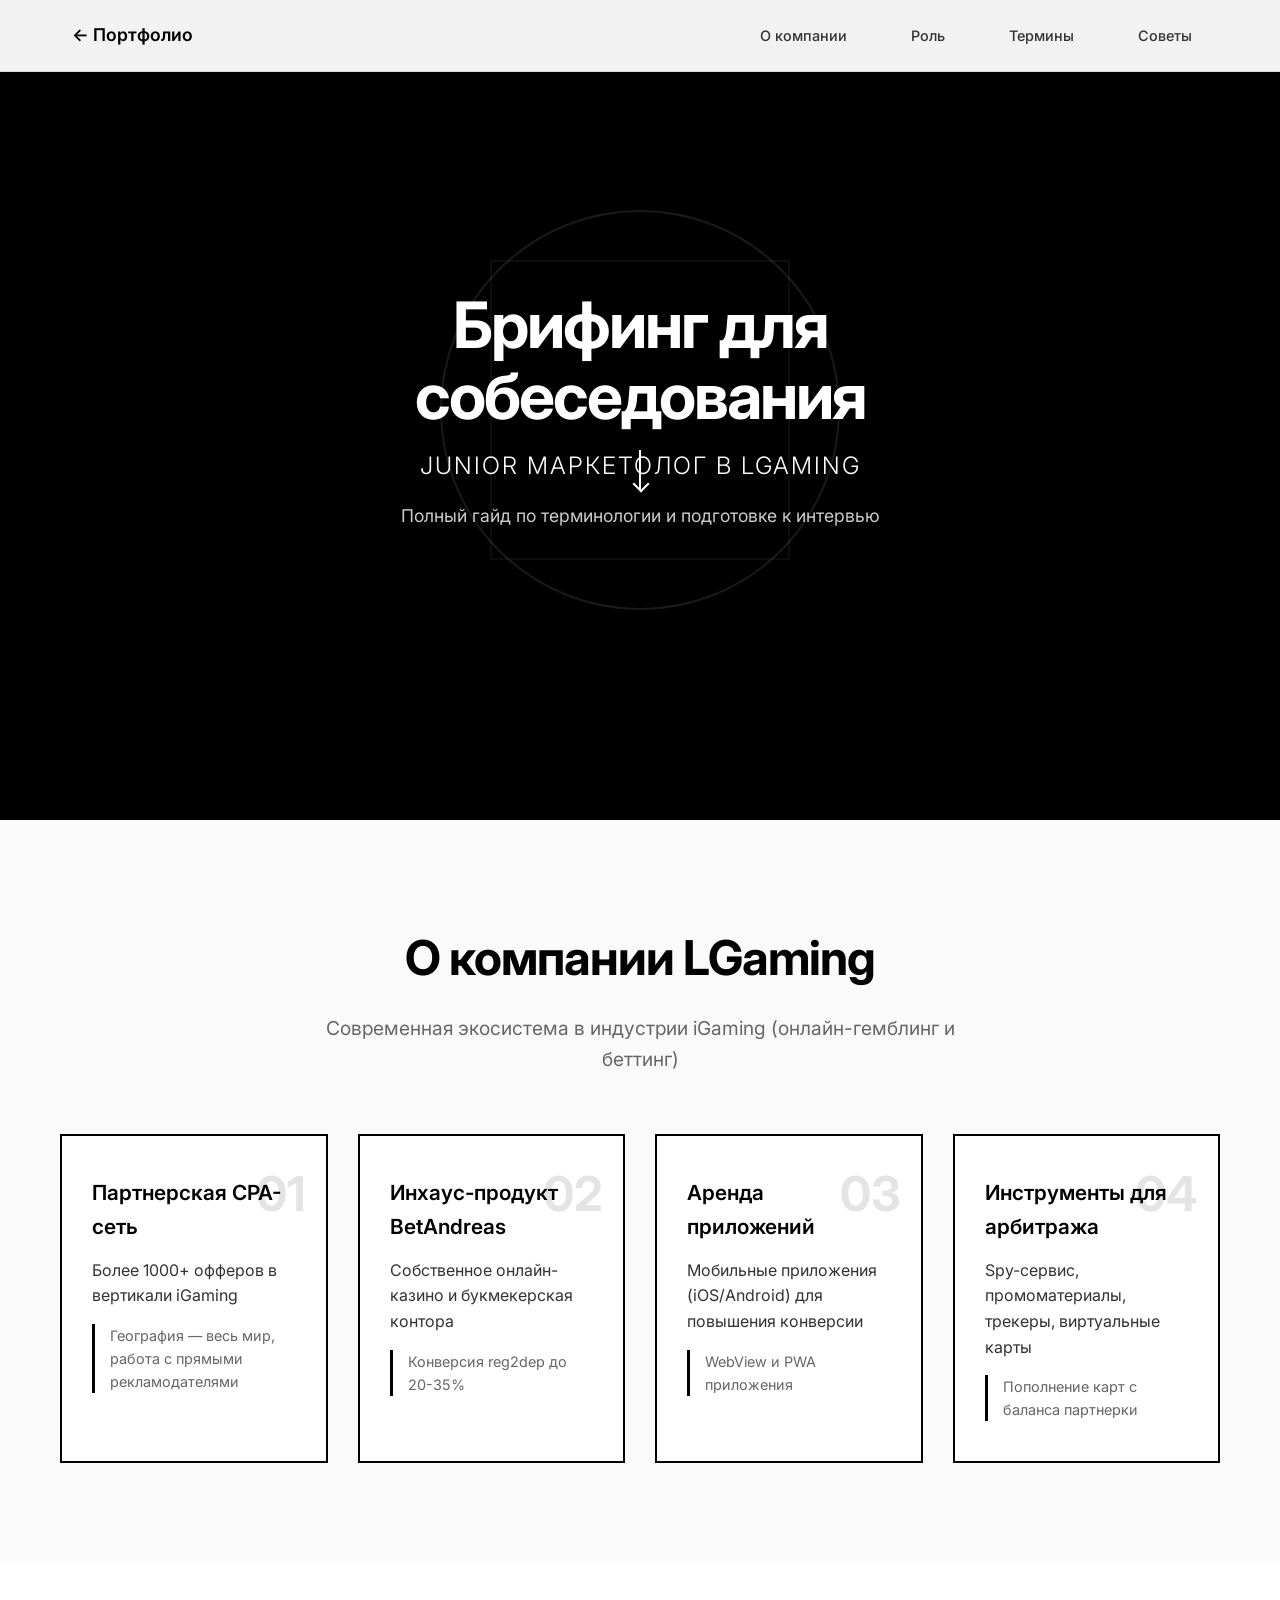
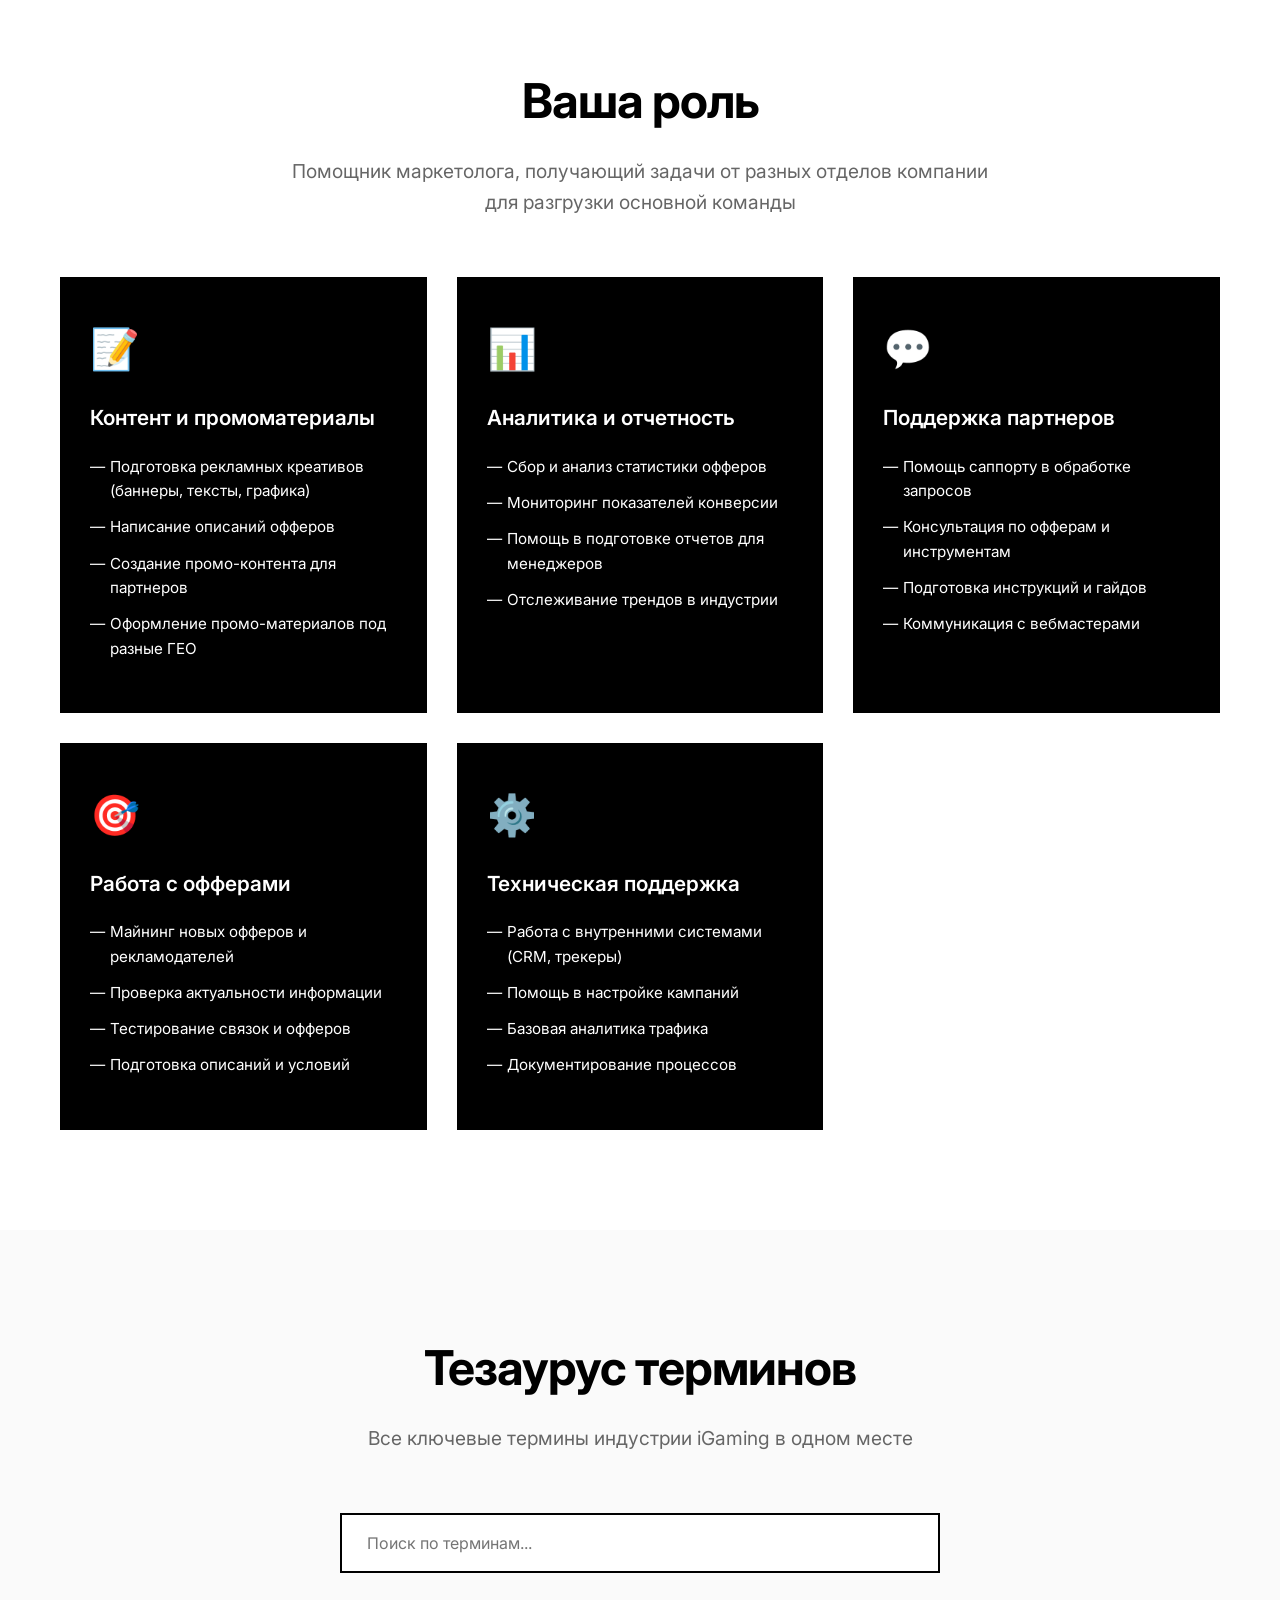
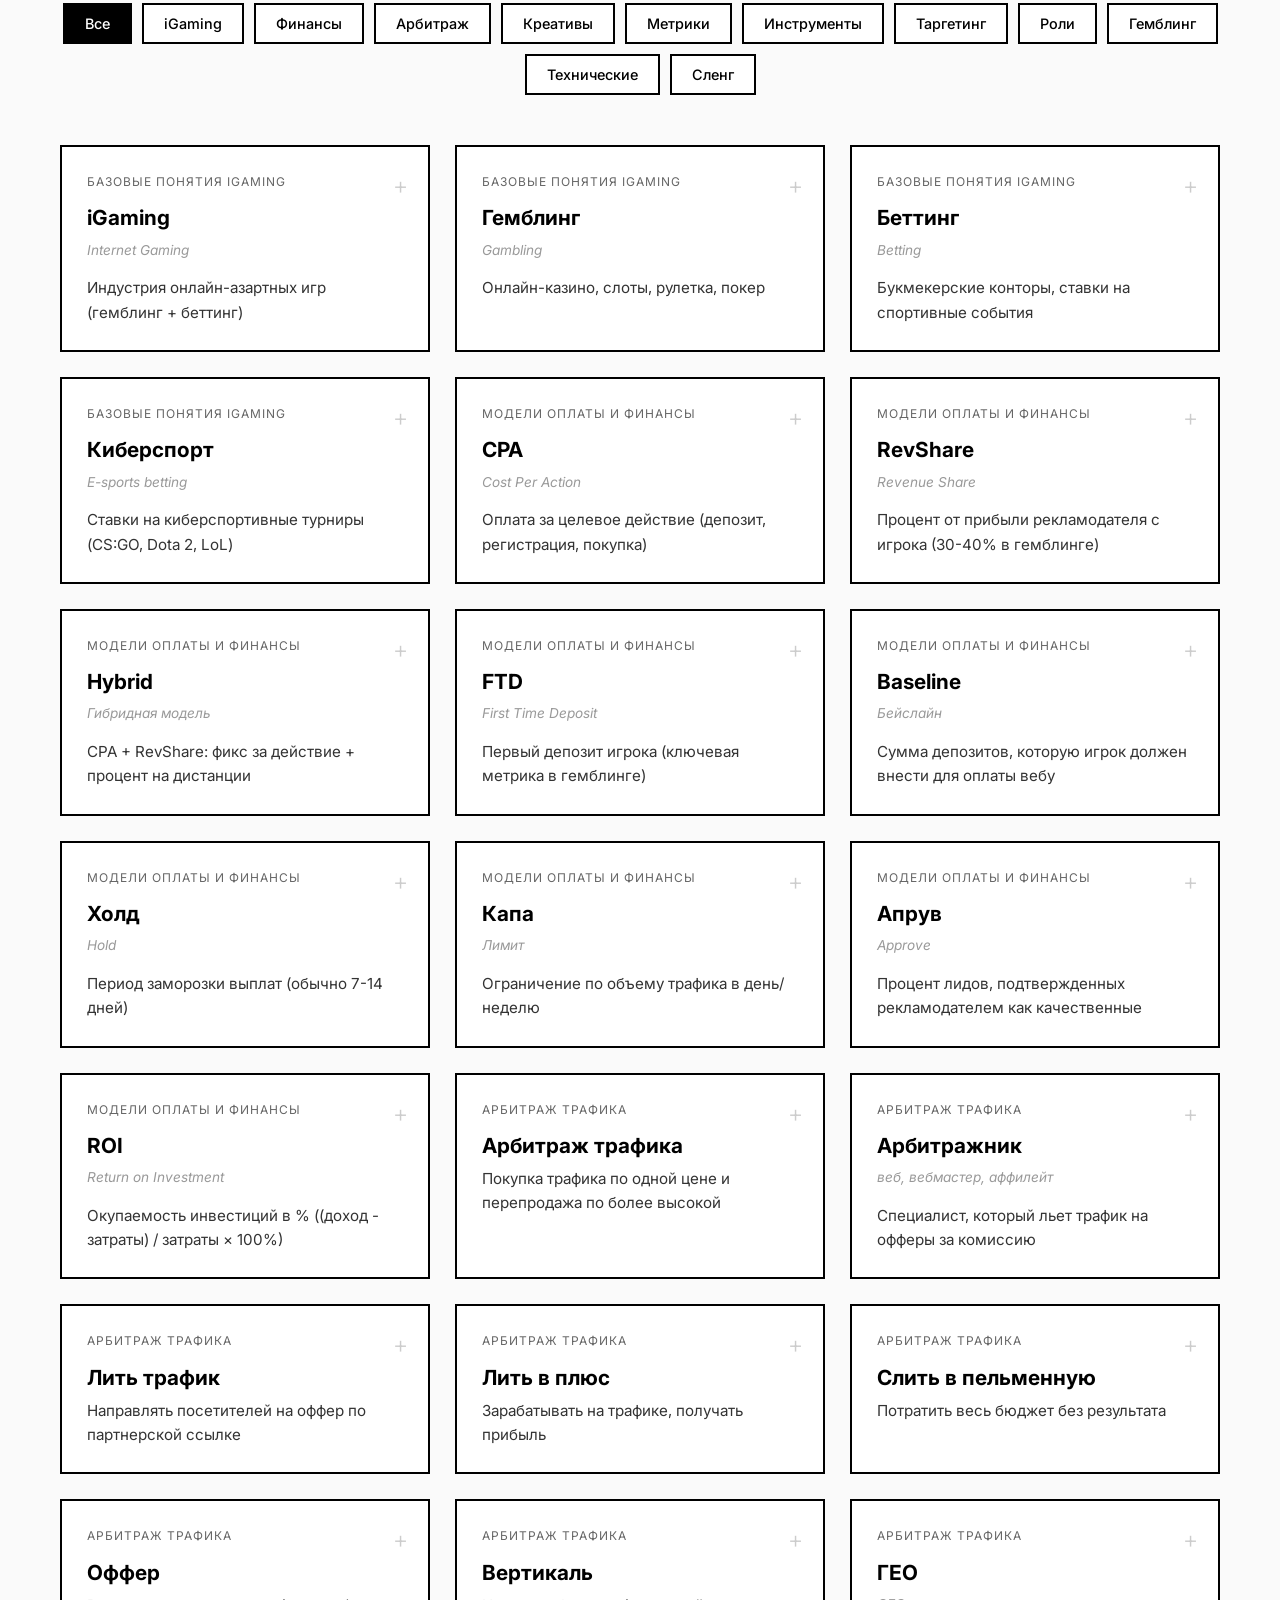
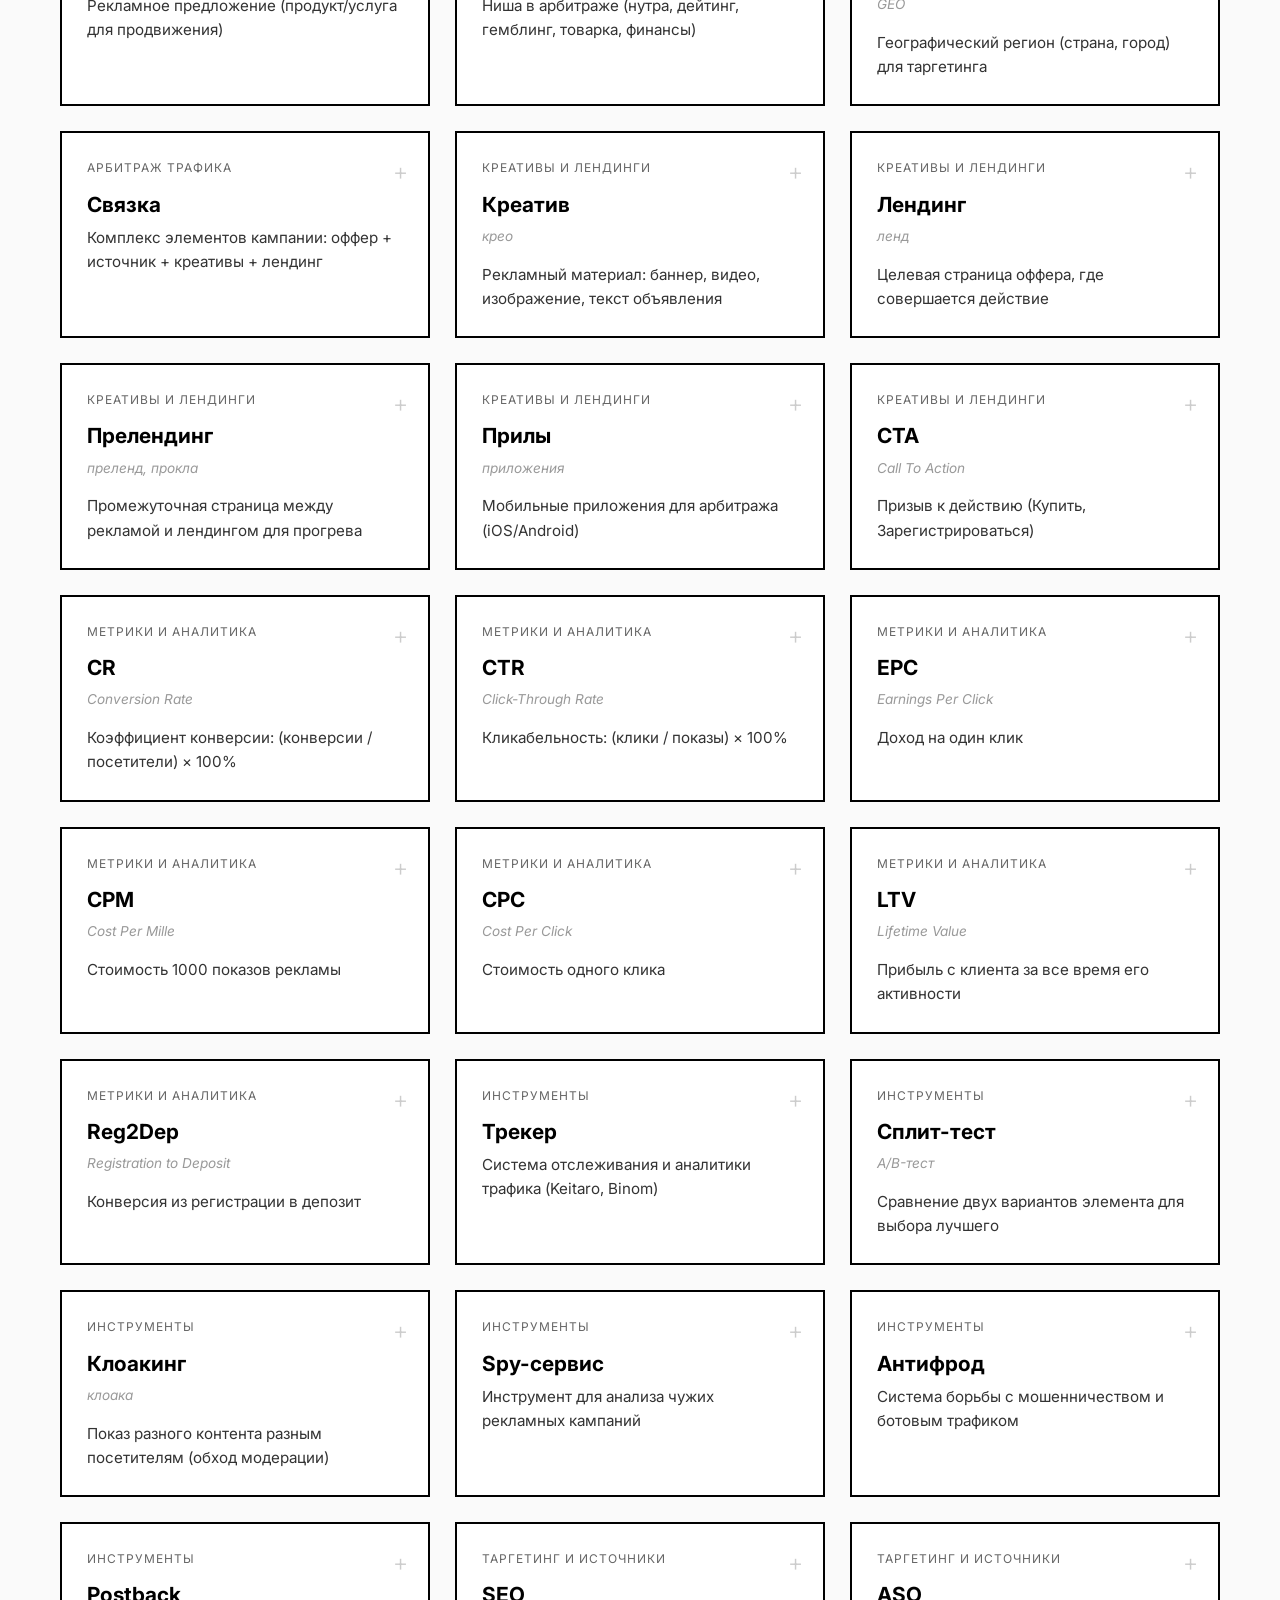
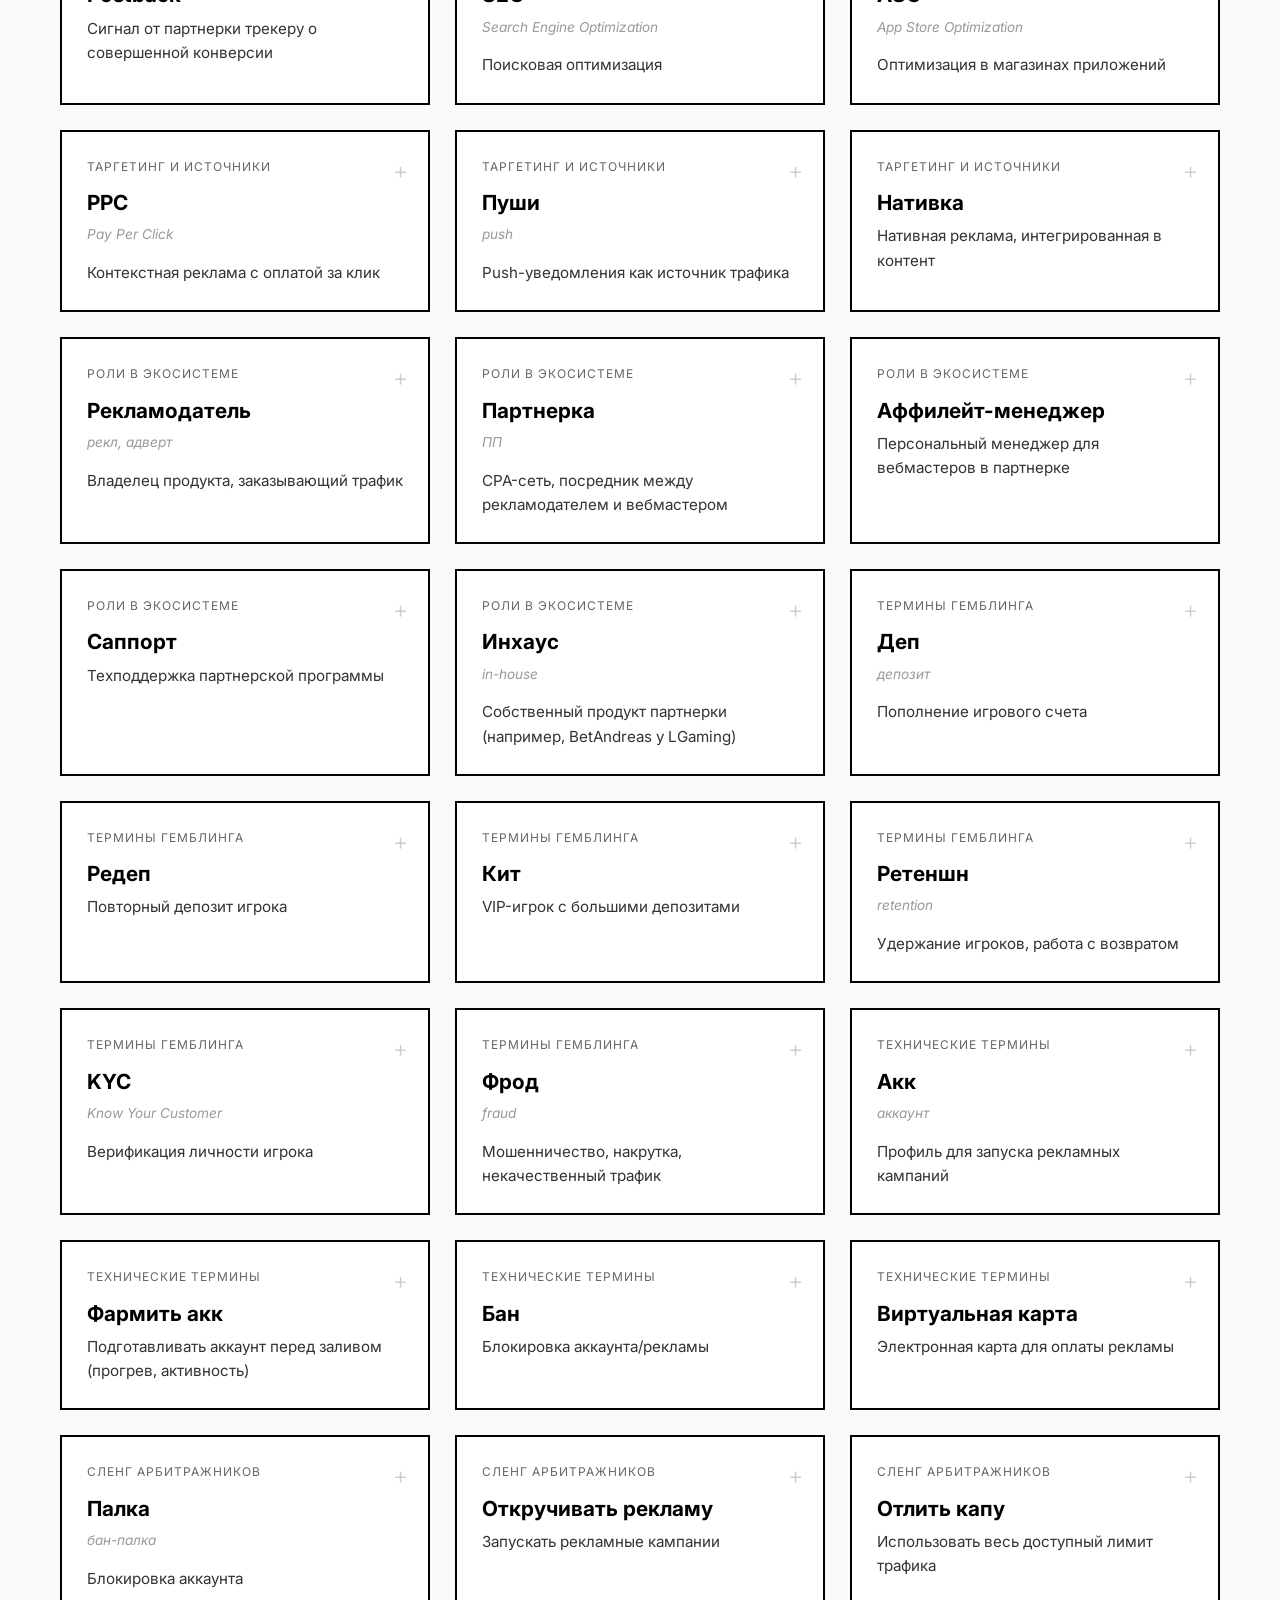
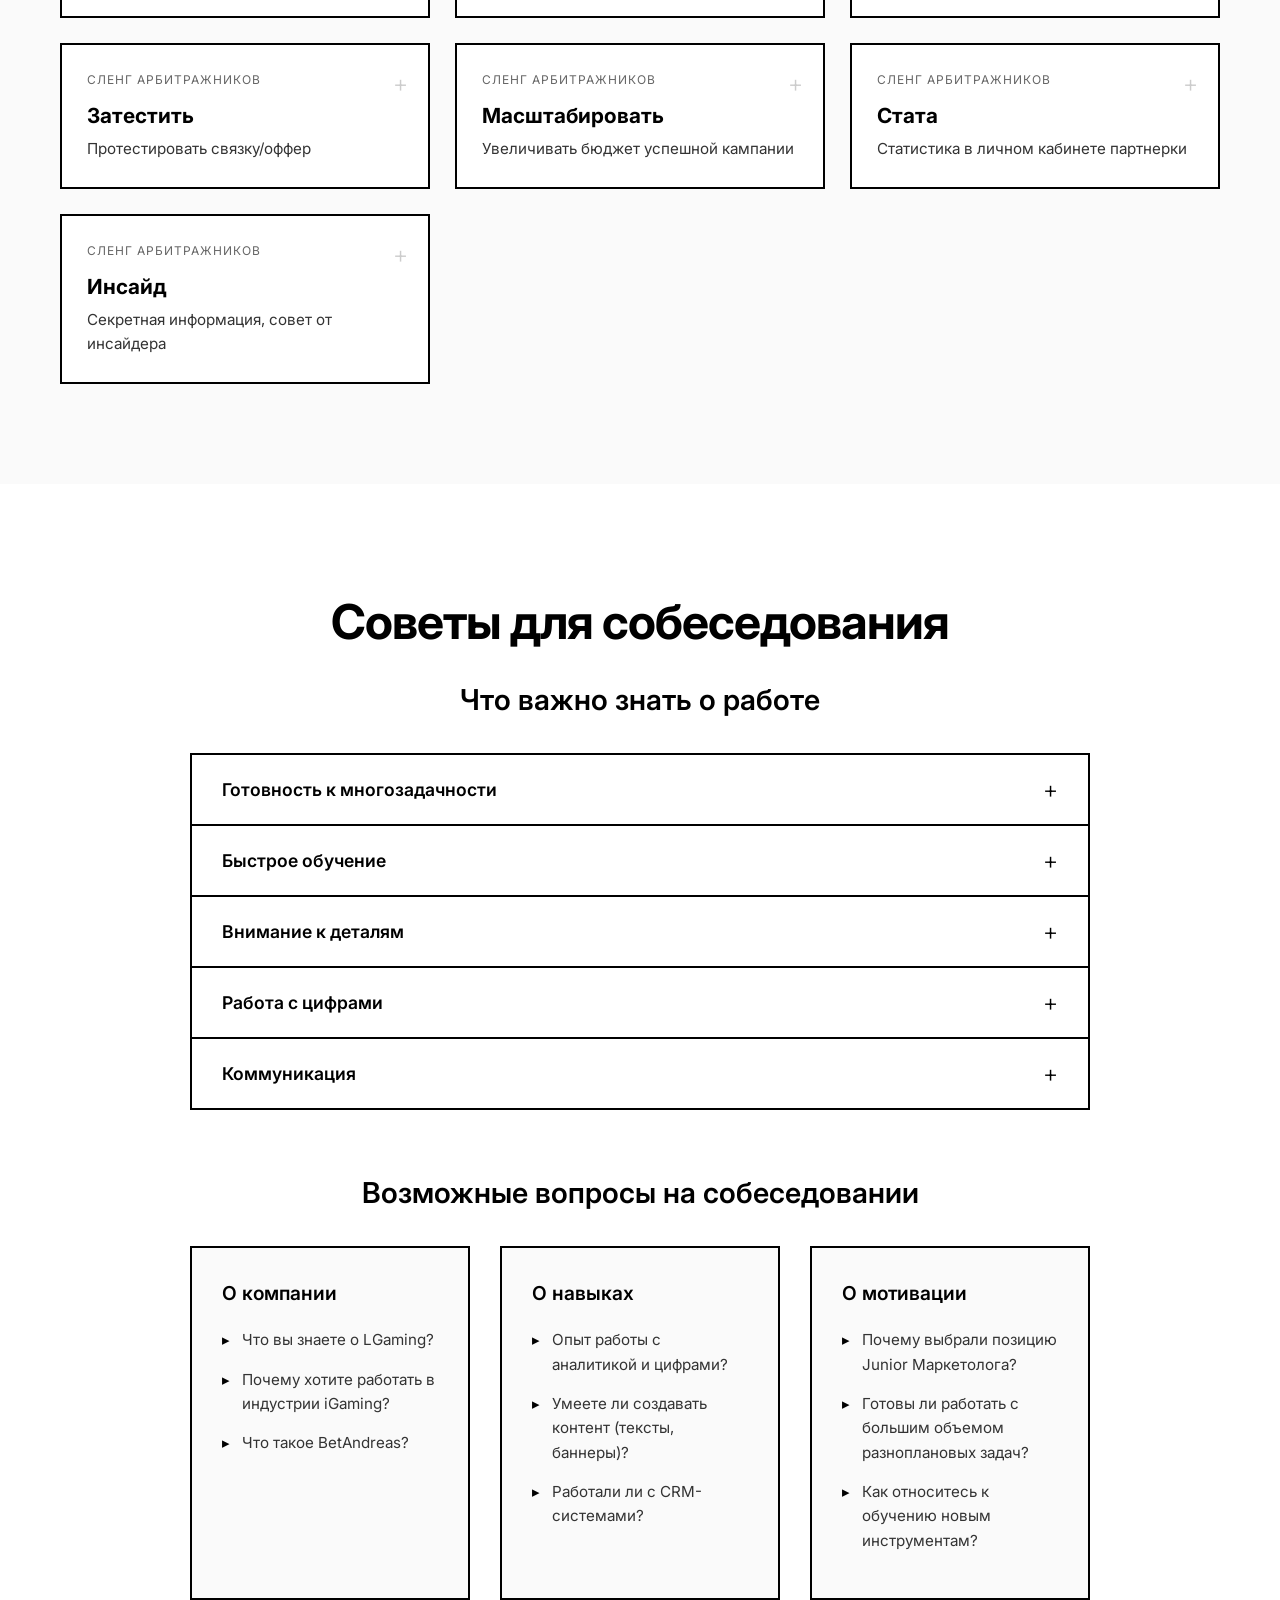
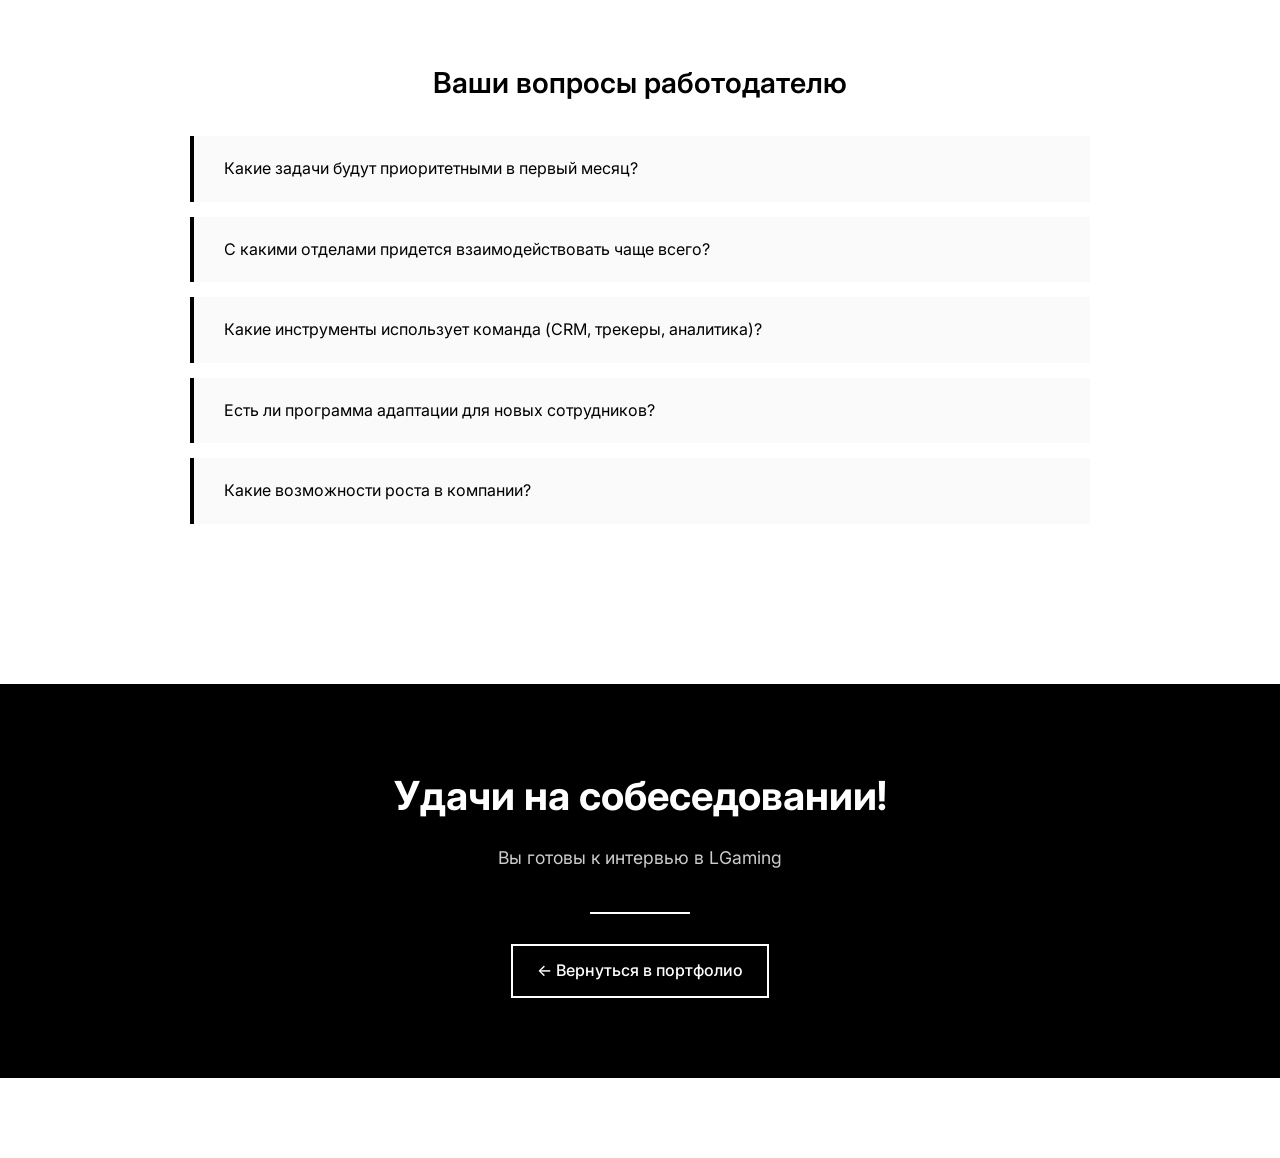
<file: lgaming.html>
<!DOCTYPE html>
<html lang="ru">
<head>
    <meta charset="UTF-8">
    <meta name="viewport" content="width=device-width, initial-scale=1.0">
    <title>Брифинг для собеседования | Junior Маркетолог LGaming</title>
    <link rel="stylesheet" href="lgaming-style.css">
    <link rel="preconnect" href="https://fonts.googleapis.com">
    <link rel="preconnect" href="https://fonts.gstatic.com" crossorigin>
    <link href="https://fonts.googleapis.com/css2?family=Inter:wght@300;400;500;600;700&display=swap" rel="stylesheet">
</head>
<body>
    <!-- Navigation -->
    <nav class="nav">
        <div class="nav-container">
            <a href="index.html" class="nav-logo">← Портфолио</a>
            <div class="nav-links">
                <a href="#about">О компании</a>
                <a href="#role">Роль</a>
                <a href="#glossary">Термины</a>
                <a href="#tips">Советы</a>
            </div>
        </div>
    </nav>

    <!-- Hero Section -->
    <section id="hero" class="hero">
        <div class="hero-content">
            <div class="hero-geometric">
                <div class="geometric-circle"></div>
                <div class="geometric-square"></div>
            </div>
            <h1 class="hero-title fade-in">Брифинг для<br>собеседования</h1>
            <p class="hero-subtitle fade-in-delay">Junior Маркетолог в LGaming</p>
            <p class="hero-tagline fade-in-delay-2">Полный гайд по терминологии и подготовке к интервью</p>
            <div class="scroll-indicator">
                <div class="scroll-arrow"></div>
            </div>
        </div>
    </section>

    <!-- About Company Section -->
    <section id="about" class="section about-section">
        <div class="container">
            <h2 class="section-title scroll-reveal">О компании LGaming</h2>
            <p class="section-description scroll-reveal">Современная экосистема в индустрии iGaming (онлайн-гемблинг и беттинг)</p>
            
            <div class="company-grid">
                <div class="company-card scroll-reveal">
                    <div class="card-number">01</div>
                    <h3>Партнерская CPA-сеть</h3>
                    <p class="card-desc">Более 1000+ офферов в вертикали iGaming</p>
                    <p class="card-feature">География — весь мир, работа с прямыми рекламодателями</p>
                </div>
                <div class="company-card scroll-reveal">
                    <div class="card-number">02</div>
                    <h3>Инхаус-продукт BetAndreas</h3>
                    <p class="card-desc">Собственное онлайн-казино и букмекерская контора</p>
                    <p class="card-feature">Конверсия reg2dep до 20-35%</p>
                </div>
                <div class="company-card scroll-reveal">
                    <div class="card-number">03</div>
                    <h3>Аренда приложений</h3>
                    <p class="card-desc">Мобильные приложения (iOS/Android) для повышения конверсии</p>
                    <p class="card-feature">WebView и PWA приложения</p>
                </div>
                <div class="company-card scroll-reveal">
                    <div class="card-number">04</div>
                    <h3>Инструменты для арбитража</h3>
                    <p class="card-desc">Spy-сервис, промоматериалы, трекеры, виртуальные карты</p>
                    <p class="card-feature">Пополнение карт с баланса партнерки</p>
                </div>
            </div>
        </div>
    </section>

    <!-- Your Role Section -->
    <section id="role" class="section role-section">
        <div class="container">
            <h2 class="section-title scroll-reveal">Ваша роль</h2>
            <p class="section-description scroll-reveal">Помощник маркетолога, получающий задачи от разных отделов компании для разгрузки основной команды</p>
            
            <div class="role-grid">
                <div class="role-card scroll-reveal">
                    <div class="role-icon">📝</div>
                    <h3>Контент и промоматериалы</h3>
                    <ul>
                        <li>Подготовка рекламных креативов (баннеры, тексты, графика)</li>
                        <li>Написание описаний офферов</li>
                        <li>Создание промо-контента для партнеров</li>
                        <li>Оформление промо-материалов под разные ГЕО</li>
                    </ul>
                </div>
                <div class="role-card scroll-reveal">
                    <div class="role-icon">📊</div>
                    <h3>Аналитика и отчетность</h3>
                    <ul>
                        <li>Сбор и анализ статистики офферов</li>
                        <li>Мониторинг показателей конверсии</li>
                        <li>Помощь в подготовке отчетов для менеджеров</li>
                        <li>Отслеживание трендов в индустрии</li>
                    </ul>
                </div>
                <div class="role-card scroll-reveal">
                    <div class="role-icon">💬</div>
                    <h3>Поддержка партнеров</h3>
                    <ul>
                        <li>Помощь саппорту в обработке запросов</li>
                        <li>Консультация по офферам и инструментам</li>
                        <li>Подготовка инструкций и гайдов</li>
                        <li>Коммуникация с вебмастерами</li>
                    </ul>
                </div>
                <div class="role-card scroll-reveal">
                    <div class="role-icon">🎯</div>
                    <h3>Работа с офферами</h3>
                    <ul>
                        <li>Майнинг новых офферов и рекламодателей</li>
                        <li>Проверка актуальности информации</li>
                        <li>Тестирование связок и офферов</li>
                        <li>Подготовка описаний и условий</li>
                    </ul>
                </div>
                <div class="role-card scroll-reveal">
                    <div class="role-icon">⚙️</div>
                    <h3>Техническая поддержка</h3>
                    <ul>
                        <li>Работа с внутренними системами (CRM, трекеры)</li>
                        <li>Помощь в настройке кампаний</li>
                        <li>Базовая аналитика трафика</li>
                        <li>Документирование процессов</li>
                    </ul>
                </div>
            </div>
        </div>
    </section>

    <!-- Glossary Section -->
    <section id="glossary" class="section glossary-section">
        <div class="container">
            <h2 class="section-title scroll-reveal">Тезаурус терминов</h2>
            <p class="section-description scroll-reveal">Все ключевые термины индустрии iGaming в одном месте</p>
            
            <div class="glossary-controls scroll-reveal">
                <div class="search-box">
                    <input type="text" id="searchInput" placeholder="Поиск по терминам..." class="search-input">
                </div>
                <div class="filter-buttons" id="filterButtons">
                    <button class="filter-btn active" data-category="all">Все</button>
                    <button class="filter-btn" data-category="Базовые понятия iGaming">iGaming</button>
                    <button class="filter-btn" data-category="Модели оплаты и финансы">Финансы</button>
                    <button class="filter-btn" data-category="Арбитраж трафика">Арбитраж</button>
                    <button class="filter-btn" data-category="Креативы и лендинги">Креативы</button>
                    <button class="filter-btn" data-category="Метрики и аналитика">Метрики</button>
                    <button class="filter-btn" data-category="Инструменты">Инструменты</button>
                    <button class="filter-btn" data-category="Таргетинг и источники">Таргетинг</button>
                    <button class="filter-btn" data-category="Роли в экосистеме">Роли</button>
                    <button class="filter-btn" data-category="Термины гемблинга">Гемблинг</button>
                    <button class="filter-btn" data-category="Технические термины">Технические</button>
                    <button class="filter-btn" data-category="Сленг арбитражников">Сленг</button>
                </div>
            </div>

            <div class="glossary-grid" id="glossaryGrid">
                <!-- Terms will be dynamically inserted here -->
            </div>
        </div>
    </section>

    <!-- Interview Tips Section -->
    <section id="tips" class="section tips-section">
        <div class="container">
            <h2 class="section-title scroll-reveal">Советы для собеседования</h2>
            
            <div class="tips-container">
                <div class="tips-group scroll-reveal">
                    <h3 class="tips-subtitle">Что важно знать о работе</h3>
                    <div class="accordion">
                        <div class="accordion-item">
                            <button class="accordion-header">
                                <span>Готовность к многозадачности</span>
                                <span class="accordion-icon">+</span>
                            </button>
                            <div class="accordion-content">
                                <p>Вы будете получать задачи от разных отделов — маркетинг, саппорт, аналитика, контент</p>
                            </div>
                        </div>
                        <div class="accordion-item">
                            <button class="accordion-header">
                                <span>Быстрое обучение</span>
                                <span class="accordion-icon">+</span>
                            </button>
                            <div class="accordion-content">
                                <p>Индустрия iGaming динамичная, нужно постоянно осваивать новые инструменты</p>
                            </div>
                        </div>
                        <div class="accordion-item">
                            <button class="accordion-header">
                                <span>Внимание к деталям</span>
                                <span class="accordion-icon">+</span>
                            </button>
                            <div class="accordion-content">
                                <p>В офферах важны точные условия, ставки, ГЕО — ошибка может стоить денег</p>
                            </div>
                        </div>
                        <div class="accordion-item">
                            <button class="accordion-header">
                                <span>Работа с цифрами</span>
                                <span class="accordion-icon">+</span>
                            </button>
                            <div class="accordion-content">
                                <p>Постоянный анализ показателей CR, EPC, ROI, FTD</p>
                            </div>
                        </div>
                        <div class="accordion-item">
                            <button class="accordion-header">
                                <span>Коммуникация</span>
                                <span class="accordion-icon">+</span>
                            </button>
                            <div class="accordion-content">
                                <p>Общение с партнерами, вебмастерами, менеджерами — важная часть работы</p>
                            </div>
                        </div>
                    </div>
                </div>

                <div class="tips-group scroll-reveal">
                    <h3 class="tips-subtitle">Возможные вопросы на собеседовании</h3>
                    <div class="questions-grid">
                        <div class="question-category">
                            <h4>О компании</h4>
                            <ul>
                                <li>Что вы знаете о LGaming?</li>
                                <li>Почему хотите работать в индустрии iGaming?</li>
                                <li>Что такое BetAndreas?</li>
                            </ul>
                        </div>
                        <div class="question-category">
                            <h4>О навыках</h4>
                            <ul>
                                <li>Опыт работы с аналитикой и цифрами?</li>
                                <li>Умеете ли создавать контент (тексты, баннеры)?</li>
                                <li>Работали ли с CRM-системами?</li>
                            </ul>
                        </div>
                        <div class="question-category">
                            <h4>О мотивации</h4>
                            <ul>
                                <li>Почему выбрали позицию Junior Маркетолога?</li>
                                <li>Готовы ли работать с большим объемом разноплановых задач?</li>
                                <li>Как относитесь к обучению новым инструментам?</li>
                            </ul>
                        </div>
                    </div>
                </div>

                <div class="tips-group scroll-reveal">
                    <h3 class="tips-subtitle">Ваши вопросы работодателю</h3>
                    <ul class="your-questions">
                        <li>Какие задачи будут приоритетными в первый месяц?</li>
                        <li>С какими отделами придется взаимодействовать чаще всего?</li>
                        <li>Какие инструменты использует команда (CRM, трекеры, аналитика)?</li>
                        <li>Есть ли программа адаптации для новых сотрудников?</li>
                        <li>Какие возможности роста в компании?</li>
                    </ul>
                </div>
            </div>
        </div>
    </section>

    <!-- Footer -->
    <footer class="footer">
        <div class="container">
            <div class="footer-content">
                <h2 class="footer-title">Удачи на собеседовании!</h2>
                <p class="footer-text">Вы готовы к интервью в LGaming</p>
                <div class="footer-decoration">
                    <div class="decoration-line"></div>
                </div>
                <a href="index.html" class="back-to-portfolio">← Вернуться в портфолио</a>
            </div>
        </div>
    </footer>

    <!-- Term Modal -->
    <div id="termModal" class="modal">
        <div class="modal-content">
            <button class="modal-close">&times;</button>
            <div class="modal-body" id="modalBody">
                <!-- Term details will be inserted here -->
            </div>
        </div>
    </div>

    <script src="lgaming-app.js"></script>
</body>
</html>
</file>
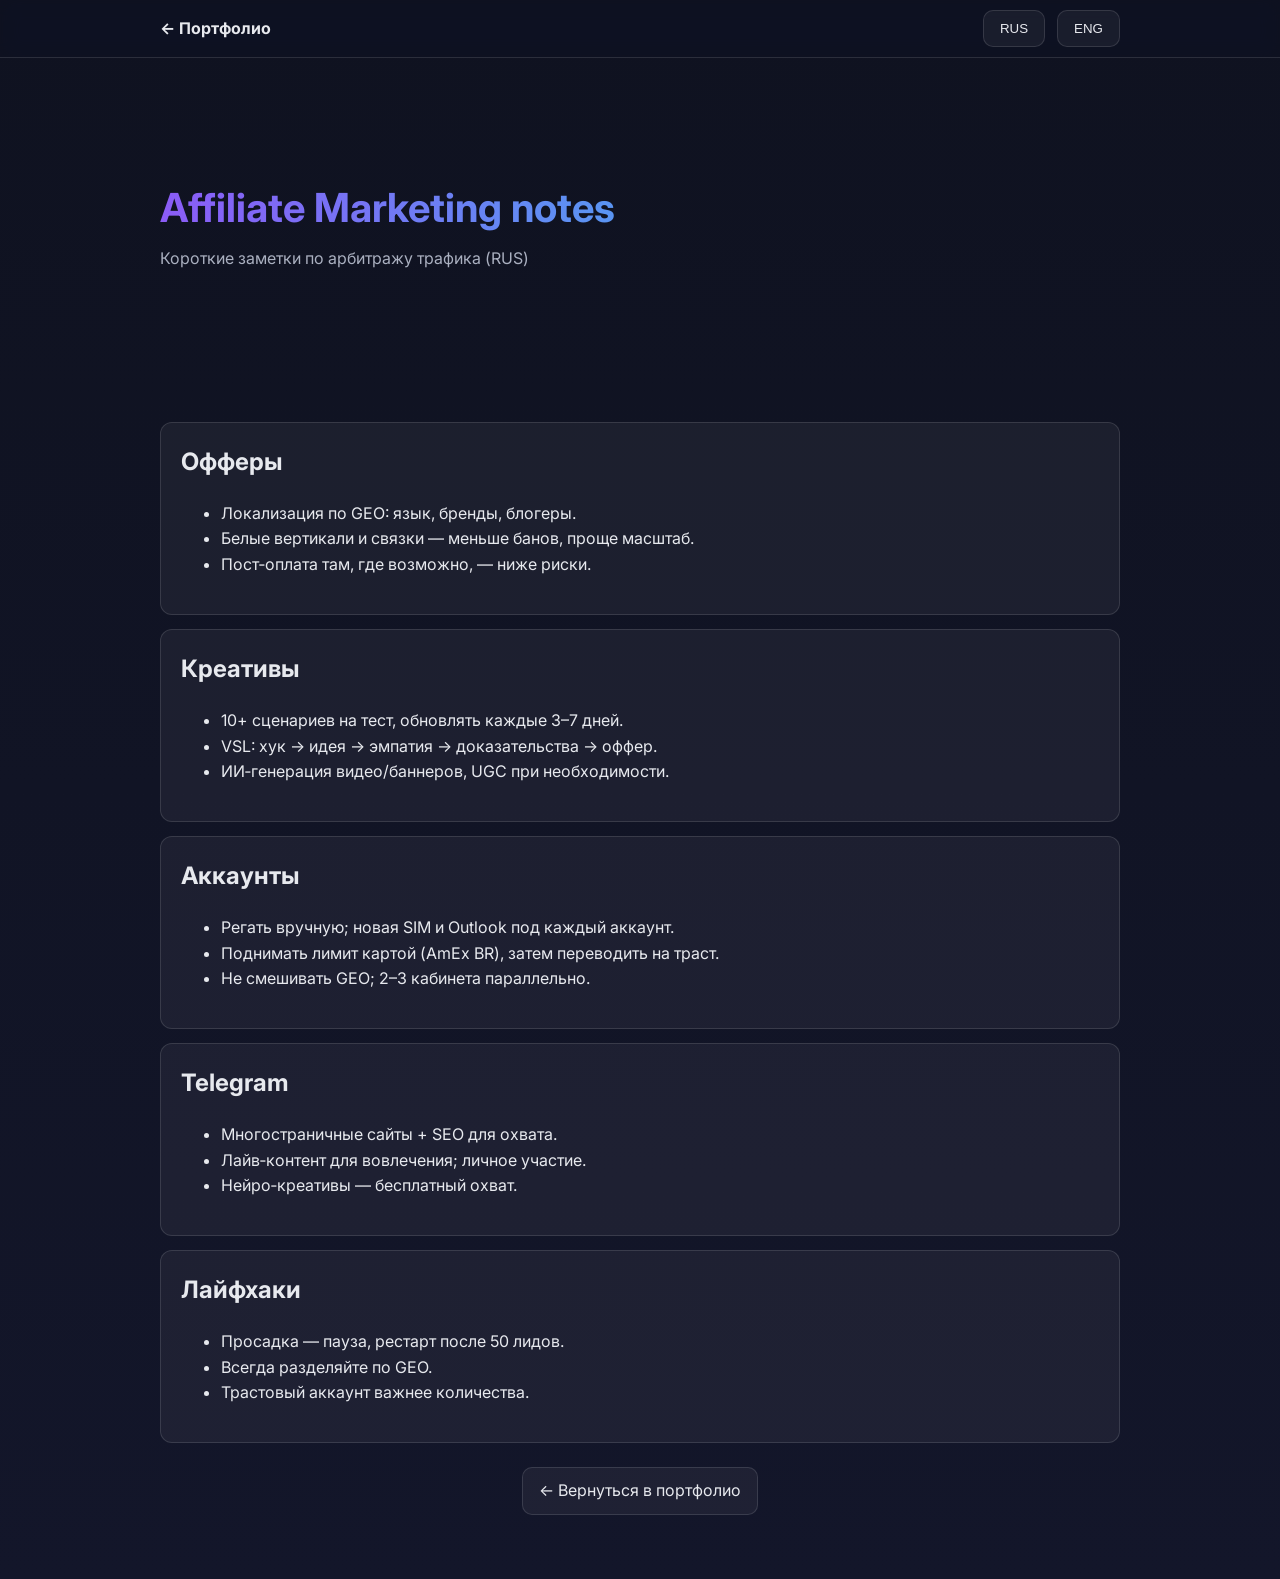
<file: notes.html>
<!DOCTYPE html>
<html lang="ru">
<head>
  <meta charset="UTF-8" />
  <meta name="viewport" content="width=device-width, initial-scale=1.0" />
  <title>Affiliate Marketing notes</title>
  <meta name="description" content="Конспект: офферы, креативы, аккаунты, Telegram, лайфхаки. RUS/ENG." />
  <link rel="preconnect" href="https://fonts.googleapis.com">
  <link rel="preconnect" href="https://fonts.gstatic.com" crossorigin>
  <link href="https://fonts.googleapis.com/css2?family=Inter:wght@300;400;500;600;700&display=swap" rel="stylesheet">
  <link rel="stylesheet" href="notes.css" />
</head>
<body>
  <nav class="nav">
    <div class="nav-container">
      <a class="nav-logo" href="index.html">← Портфолио</a>
      <div class="nav-links">
        <button id="langRu" class="btn" style="margin-right:8px">RUS</button>
        <button id="langEn" class="btn">ENG</button>
      </div>
    </div>
  </nav>

  <header class="header">
    <div class="container">
      <h1>Affiliate Marketing notes</h1>
      <p class="subtitle" id="subtitle">Короткие заметки по арбитражу трафика (RUS)</p>
    </div>
  </header>

  <main class="container">
    <!-- RUS -->
    <div id="rus">
      <section id="offers" class="card">
        <h2>Офферы</h2>
        <ul>
          <li>Локализация по GEO: язык, бренды, блогеры.</li>
          <li>Белые вертикали и связки — меньше банов, проще масштаб.</li>
          <li>Пост‑оплата там, где возможно, — ниже риски.</li>
        </ul>
      </section>

      <section id="creatives" class="card">
        <h2>Креативы</h2>
        <ul>
          <li>10+ сценариев на тест, обновлять каждые 3–7 дней.</li>
          <li>VSL: хук → идея → эмпатия → доказательства → оффер.</li>
          <li>ИИ‑генерация видео/баннеров, UGC при необходимости.</li>
        </ul>
      </section>

      <section id="accounts" class="card">
        <h2>Аккаунты</h2>
        <ul>
          <li>Регать вручную; новая SIM и Outlook под каждый аккаунт.</li>
          <li>Поднимать лимит картой (AmEx BR), затем переводить на траст.</li>
          <li>Не смешивать GEO; 2–3 кабинета параллельно.</li>
        </ul>
      </section>

      <section id="tg" class="card">
        <h2>Telegram</h2>
        <ul>
          <li>Многостраничные сайты + SEO для охвата.</li>
          <li>Лайв‑контент для вовлечения; личное участие.</li>
          <li>Нейро‑креативы — бесплатный охват.</li>
        </ul>
      </section>

      <section id="hacks" class="card">
        <h2>Лайфхаки</h2>
        <ul>
          <li>Просадка — пауза, рестарт после 50 лидов.</li>
          <li>Всегда разделяйте по GEO.</li>
          <li>Трастовый аккаунт важнее количества.</li>
        </ul>
      </section>

      <footer class="footer">
        <a href="index.html" class="btn">← Вернуться в портфолио</a>
      </footer>
    </div>

    <!-- ENG -->
    <div id="eng" style="display:none">
      <section class="card">
        <h2>Offers</h2>
        <ul>
          <li>Localize by GEO: language, brands, influencers.</li>
          <li>White‑hat verticals/combos — fewer bans, easier scale.</li>
          <li>Use post‑pay where possible to reduce risk.</li>
        </ul>
      </section>

      <section class="card">
        <h2>Creatives</h2>
        <ul>
          <li>Test 10+ scenarios; refresh every 3–7 days.</li>
          <li>VSL: hook → idea → empathy → proof → offer.</li>
          <li>AI videos/banners; add UGC if needed.</li>
        </ul>
      </section>

      <section class="card">
        <h2>Accounts</h2>
        <ul>
          <li>Register manually; new SIM and Outlook per account.</li>
          <li>Raise limit with card (AmEx BR), then move to trusted acc.</li>
          <li>Don’t mix GEO; keep 2–3 BMs in parallel.</li>
        </ul>
      </section>

      <section class="card">
        <h2>Telegram</h2>
        <ul>
          <li>Multipage sites + SEO for reach.</li>
          <li>Live content for engagement; personal presence.</li>
          <li>Neuro‑creatives for free mass reach.</li>
        </ul>
      </section>

      <section class="card">
        <h2>Lifehacks</h2>
        <ul>
          <li>On drop — pause; restart after 50 leads.</li>
          <li>Always separate by GEO.</li>
          <li>Trusted account > quantity.</li>
        </ul>
      </section>

      <footer class="footer">
        <a href="index.html" class="btn">← Back to portfolio</a>
      </footer>
    </div>
  </main>

  <script>
    const ruBtn = document.getElementById('langRu');
    const enBtn = document.getElementById('langEn');
    const ru = document.getElementById('rus');
    const en = document.getElementById('eng');
    const subtitle = document.getElementById('subtitle');

    function setLang(lang){
      if(lang==='ru'){ ru.style.display=''; en.style.display='none'; subtitle.textContent='Короткие заметки по арбитражу трафика (RUS)'; }
      else{ ru.style.display='none'; en.style.display=''; subtitle.textContent='Short notes on affiliate marketing (ENG)'; }
      window.scrollTo({top:0,behavior:'smooth'});
    }

    ruBtn.addEventListener('click',()=>setLang('ru'));
    enBtn.addEventListener('click',()=>setLang('en'));
  </script>
</body>
</html>
</file>
<file: lgaming-style.css>
:root {
  /* Design system variables remain the same as previous files */
  --color-white: rgba(255, 255, 255, 1);
  --color-black: rgba(0, 0, 0, 1);
  --color-cream-50: rgba(252, 252, 249, 1);
  --color-cream-100: rgba(255, 255, 253, 1);
  --color-gray-200: rgba(245, 245, 245, 1);
  --color-gray-300: rgba(167, 169, 169, 1);
  --color-gray-400: rgba(119, 124, 124, 1);
  --color-slate-500: rgba(98, 108, 113, 1);
  --color-brown-600: rgba(94, 82, 64, 1);
  --color-charcoal-700: rgba(31, 33, 33, 1);
  --color-charcoal-800: rgba(38, 40, 40, 1);
  --color-slate-900: rgba(19, 52, 59, 1);
  --color-teal-300: rgba(50, 184, 198, 1);
  --color-teal-400: rgba(45, 166, 178, 1);
  --color-teal-500: rgba(33, 128, 141, 1);
  --color-teal-600: rgba(29, 116, 128, 1);
  --color-teal-700: rgba(26, 104, 115, 1);
  --color-teal-800: rgba(41, 150, 161, 1);
  --color-red-400: rgba(255, 84, 89, 1);
  --color-red-500: rgba(192, 21, 47, 1);
  --color-orange-400: rgba(230, 129, 97, 1);
  --color-orange-500: rgba(168, 75, 47, 1);
  
  --duration-fast: 150ms;
  --duration-normal: 250ms;
  --ease-standard: cubic-bezier(0.16, 1, 0.3, 1);
  
  --radius-sm: 6px;
  --radius-base: 8px;
  --radius-lg: 12px;
  --radius-full: 9999px;
}

@font-face {
  font-family: 'FKGroteskNeue';
  src: url('https://r2cdn.perplexity.ai/fonts/FKGroteskNeue.woff2')
    format('woff2');
}

* {
    margin: 0;
    padding: 0;
    box-sizing: border-box;
}

html {
    scroll-behavior: smooth;
}

body {
    font-family: 'Inter', -apple-system, BlinkMacSystemFont, 'Segoe UI', sans-serif;
    background: #ffffff;
    color: #000000;
    line-height: 1.6;
    overflow-x: hidden;
}

/* Navigation */
.nav {
    position: fixed;
    top: 0;
    left: 0;
    right: 0;
    z-index: 1000;
    background: rgba(255, 255, 255, 0.95);
    backdrop-filter: blur(10px);
    border-bottom: 1px solid rgba(0, 0, 0, 0.1);
    padding: 1rem 0;
}

.nav-container {
    max-width: 1200px;
    margin: 0 auto;
    padding: 0 2rem;
    display: flex;
    justify-content: space-between;
    align-items: center;
}

.nav-logo {
    font-size: 1.1rem;
    font-weight: 600;
    color: #000000;
    text-decoration: none;
    transition: color var(--duration-normal) var(--ease-standard);
}

.nav-logo:hover {
    color: #666666;
}

.nav-links {
    display: flex;
    gap: 2rem;
    align-items: center;
}

.nav-links a {
    color: #333333;
    text-decoration: none;
    font-weight: 500;
    transition: color var(--duration-normal) var(--ease-standard);
    padding: 0.5rem 1rem;
    border-radius: var(--radius-base);
    font-size: 0.9rem;
}

.nav-links a:hover {
    color: #000000;
    background: rgba(0, 0, 0, 0.05);
}

.container {
    max-width: 1200px;
    margin: 0 auto;
    padding: 0 20px;
}

/* Hero Section */
.hero {
    min-height: 100vh;
    display: flex;
    align-items: center;
    justify-content: center;
    position: relative;
    background: #000000;
    color: #ffffff;
    overflow: hidden;
    margin-top: -80px;
    padding-top: 80px;
}

.hero-content {
    text-align: center;
    z-index: 2;
    position: relative;
}

.hero-geometric {
    position: absolute;
    top: 50%;
    left: 50%;
    transform: translate(-50%, -50%);
    z-index: 1;
}

.geometric-circle {
    width: 400px;
    height: 400px;
    border: 2px solid rgba(255, 255, 255, 0.1);
    border-radius: 50%;
    position: absolute;
    top: -200px;
    left: -200px;
    animation: rotate 20s linear infinite;
}

.geometric-square {
    width: 300px;
    height: 300px;
    border: 2px solid rgba(255, 255, 255, 0.05);
    position: absolute;
    top: -150px;
    left: -150px;
    animation: rotate-reverse 15s linear infinite;
}

@keyframes rotate {
    from { transform: rotate(0deg); }
    to { transform: rotate(360deg); }
}

@keyframes rotate-reverse {
    from { transform: rotate(0deg); }
    to { transform: rotate(-360deg); }
}

.hero-title {
    font-size: 4rem;
    font-weight: 700;
    margin-bottom: 1rem;
    letter-spacing: -2px;
    line-height: 1.1;
}

.hero-subtitle {
    font-size: 1.5rem;
    font-weight: 300;
    margin-bottom: 1rem;
    letter-spacing: 2px;
    text-transform: uppercase;
}

.hero-tagline {
    font-size: 1.1rem;
    color: #cccccc;
    max-width: 600px;
    margin: 0 auto;
}

.scroll-indicator {
    position: absolute;
    bottom: 40px;
    left: 50%;
    transform: translateX(-50%);
    text-align: center;
}

.scroll-arrow {
    width: 2px;
    height: 40px;
    background: #ffffff;
    margin: 0 auto;
    position: relative;
    animation: scroll-down 2s infinite;
}

.scroll-arrow::after {
    content: '';
    position: absolute;
    bottom: 0;
    left: -4px;
    width: 10px;
    height: 10px;
    border-right: 2px solid #ffffff;
    border-bottom: 2px solid #ffffff;
    transform: rotate(45deg);
}

@keyframes scroll-down {
    0%, 100% { transform: translateY(0); opacity: 1; }
    50% { transform: translateY(10px); opacity: 0.5; }
}

/* Fade-in animations */
.fade-in {
    animation: fadeIn 1s ease-out;
}

.fade-in-delay {
    animation: fadeIn 1s ease-out 0.3s backwards;
}

.fade-in-delay-2 {
    animation: fadeIn 1s ease-out 0.6s backwards;
}

@keyframes fadeIn {
    from { opacity: 0; transform: translateY(20px); }
    to { opacity: 1; transform: translateY(0); }
}

/* Section Styles */
.section {
    padding: 100px 0;
    position: relative;
}

.section-title {
    font-size: 3rem;
    font-weight: 700;
    text-align: center;
    margin-bottom: 1rem;
    letter-spacing: -1px;
}

.section-description {
    text-align: center;
    font-size: 1.2rem;
    color: #666666;
    max-width: 700px;
    margin: 0 auto 60px;
}

/* About Section */
.about-section {
    background: #fafafa;
}

.company-grid {
    display: grid;
    grid-template-columns: repeat(auto-fit, minmax(250px, 1fr));
    gap: 30px;
    margin-top: 60px;
}

.company-card {
    background: #ffffff;
    border: 2px solid #000000;
    padding: 40px 30px;
    position: relative;
    transition: all 0.3s ease;
}

.company-card:hover {
    transform: translateY(-5px);
    box-shadow: 10px 10px 0 #000000;
}

.card-number {
    font-size: 3rem;
    font-weight: 700;
    color: #000000;
    opacity: 0.1;
    position: absolute;
    top: 20px;
    right: 20px;
}

.company-card h3 {
    font-size: 1.3rem;
    margin-bottom: 15px;
    font-weight: 600;
}

.card-desc {
    font-size: 1rem;
    margin-bottom: 15px;
    color: #333333;
}

.card-feature {
    font-size: 0.9rem;
    color: #666666;
    border-left: 3px solid #000000;
    padding-left: 15px;
}

/* Role Section */
.role-section {
    background: #ffffff;
}

.role-grid {
    display: grid;
    grid-template-columns: repeat(auto-fit, minmax(300px, 1fr));
    gap: 30px;
    margin-top: 60px;
}

.role-card {
    background: #000000;
    color: #ffffff;
    padding: 40px 30px;
    transition: all 0.3s ease;
    position: relative;
    overflow: hidden;
}

.role-card::before {
    content: '';
    position: absolute;
    top: 0;
    left: 0;
    width: 100%;
    height: 100%;
    background: #ffffff;
    transform: scaleX(0);
    transform-origin: left;
    transition: transform 0.3s ease;
    z-index: 0;
}

.role-card:hover::before {
    transform: scaleX(1);
}

.role-card:hover {
    color: #000000;
}

.role-card > * {
    position: relative;
    z-index: 1;
}

.role-icon {
    font-size: 2.5rem;
    margin-bottom: 20px;
}

.role-card h3 {
    font-size: 1.3rem;
    margin-bottom: 20px;
    font-weight: 600;
}

.role-card ul {
    list-style: none;
}

.role-card li {
    font-size: 0.95rem;
    margin-bottom: 12px;
    padding-left: 20px;
    position: relative;
}

.role-card li::before {
    content: '—';
    position: absolute;
    left: 0;
}

/* Glossary Section */
.glossary-section {
    background: #fafafa;
}

.glossary-controls {
    margin-bottom: 50px;
}

.search-box {
    margin-bottom: 30px;
}

.search-input {
    width: 100%;
    max-width: 600px;
    padding: 18px 25px;
    font-size: 1rem;
    border: 2px solid #000000;
    background: #ffffff;
    display: block;
    margin: 0 auto;
    font-family: 'Inter', sans-serif;
    transition: all 0.3s ease;
}

.search-input:focus {
    outline: none;
    box-shadow: 5px 5px 0 #000000;
}

.filter-buttons {
    display: flex;
    flex-wrap: wrap;
    gap: 10px;
    justify-content: center;
}

.filter-btn {
    padding: 10px 20px;
    background: #ffffff;
    border: 2px solid #000000;
    color: #000000;
    font-size: 0.9rem;
    font-weight: 500;
    cursor: pointer;
    transition: all 0.3s ease;
    font-family: 'Inter', sans-serif;
}

.filter-btn:hover {
    background: #000000;
    color: #ffffff;
}

.filter-btn.active {
    background: #000000;
    color: #ffffff;
}

.glossary-grid {
    display: grid;
    grid-template-columns: repeat(auto-fill, minmax(280px, 1fr));
    gap: 25px;
}

.term-card {
    background: #ffffff;
    border: 2px solid #000000;
    padding: 25px;
    cursor: pointer;
    transition: all 0.3s ease;
    position: relative;
}

.term-card:hover {
    transform: translateX(5px) translateY(-5px);
    box-shadow: -5px 5px 0 #000000;
}

.term-category {
    font-size: 0.75rem;
    text-transform: uppercase;
    letter-spacing: 1px;
    color: #666666;
    margin-bottom: 10px;
}

.term-name {
    font-size: 1.3rem;
    font-weight: 700;
    margin-bottom: 5px;
}

.term-abbr {
    font-size: 0.85rem;
    color: #999999;
    margin-bottom: 15px;
    font-style: italic;
}

.term-definition {
    font-size: 0.95rem;
    line-height: 1.6;
    color: #333333;
}

.term-card::after {
    content: '+';
    position: absolute;
    top: 20px;
    right: 20px;
    font-size: 1.5rem;
    font-weight: 300;
    color: #cccccc;
}

/* Tips Section */
.tips-section {
    background: #ffffff;
}

.tips-container {
    max-width: 900px;
    margin: 0 auto;
}

.tips-group {
    margin-bottom: 60px;
}

.tips-subtitle {
    font-size: 1.8rem;
    font-weight: 600;
    margin-bottom: 30px;
    text-align: center;
}

/* Accordion */
.accordion {
    border: 2px solid #000000;
}

.accordion-item {
    border-bottom: 2px solid #000000;
}

.accordion-item:last-child {
    border-bottom: none;
}

.accordion-header {
    width: 100%;
    padding: 20px 30px;
    background: #ffffff;
    border: none;
    text-align: left;
    font-size: 1.1rem;
    font-weight: 600;
    cursor: pointer;
    display: flex;
    justify-content: space-between;
    align-items: center;
    transition: background 0.3s ease;
    font-family: 'Inter', sans-serif;
}

.accordion-header:hover {
    background: #fafafa;
}

.accordion-icon {
    font-size: 1.5rem;
    font-weight: 300;
    transition: transform 0.3s ease;
}

.accordion-item.active .accordion-icon {
    transform: rotate(45deg);
}

.accordion-content {
    max-height: 0;
    overflow: hidden;
    transition: max-height 0.3s ease;
    background: #fafafa;
}

.accordion-content p {
    padding: 20px 30px;
    margin: 0;
    color: #333333;
}

.accordion-item.active .accordion-content {
    max-height: 200px;
}

/* Questions Grid */
.questions-grid {
    display: grid;
    grid-template-columns: repeat(auto-fit, minmax(250px, 1fr));
    gap: 30px;
    margin-top: 30px;
}

.question-category {
    background: #fafafa;
    border: 2px solid #000000;
    padding: 30px;
}

.question-category h4 {
    font-size: 1.2rem;
    margin-bottom: 20px;
    font-weight: 600;
}

.question-category ul {
    list-style: none;
}

.question-category li {
    margin-bottom: 15px;
    padding-left: 20px;
    position: relative;
    font-size: 0.95rem;
    color: #333333;
}

.question-category li::before {
    content: '▸';
    position: absolute;
    left: 0;
    color: #000000;
}

/* Your Questions */
.your-questions {
    list-style: none;
    margin-top: 30px;
}

.your-questions li {
    background: #fafafa;
    border-left: 4px solid #000000;
    padding: 20px 30px;
    margin-bottom: 15px;
    font-size: 1rem;
    transition: all 0.3s ease;
}

.your-questions li:hover {
    background: #000000;
    color: #ffffff;
    transform: translateX(10px);
}

/* Footer */
.footer {
    background: #000000;
    color: #ffffff;
    padding: 80px 0;
    text-align: center;
}

.footer-content {
    max-width: 600px;
    margin: 0 auto;
}

.footer-title {
    font-size: 2.5rem;
    font-weight: 700;
    margin-bottom: 1rem;
}

.footer-text {
    font-size: 1.1rem;
    color: #cccccc;
    margin-bottom: 40px;
}

.footer-decoration {
    display: flex;
    justify-content: center;
    align-items: center;
    gap: 20px;
    margin-bottom: 30px;
}

.decoration-line {
    width: 100px;
    height: 2px;
    background: #ffffff;
}

.back-to-portfolio {
    display: inline-block;
    color: #ffffff;
    text-decoration: none;
    padding: 12px 24px;
    border: 2px solid #ffffff;
    transition: all 0.3s ease;
    font-weight: 500;
}

.back-to-portfolio:hover {
    background: #ffffff;
    color: #000000;
}

/* Modal */
.modal {
    display: none;
    position: fixed;
    z-index: 1000;
    left: 0;
    top: 0;
    width: 100%;
    height: 100%;
    background: rgba(0, 0, 0, 0.9);
    animation: fadeIn 0.3s ease;
}

.modal.active {
    display: flex;
    align-items: center;
    justify-content: center;
}

.modal-content {
    background: #ffffff;
    border: 3px solid #000000;
    max-width: 600px;
    width: 90%;
    max-height: 80vh;
    overflow-y: auto;
    position: relative;
    animation: slideUp 0.3s ease;
}

@keyframes slideUp {
    from { transform: translateY(50px); opacity: 0; }
    to { transform: translateY(0); opacity: 1; }
}

.modal-close {
    position: absolute;
    top: 15px;
    right: 20px;
    font-size: 2rem;
    background: none;
    border: none;
    cursor: pointer;
    color: #000000;
    font-weight: 300;
    line-height: 1;
    z-index: 10;
}

.modal-body {
    padding: 50px 40px;
}

.modal-term-name {
    font-size: 2rem;
    font-weight: 700;
    margin-bottom: 10px;
}

.modal-term-abbr {
    font-size: 1rem;
    color: #666666;
    font-style: italic;
    margin-bottom: 20px;
}

.modal-term-category {
    display: inline-block;
    padding: 5px 15px;
    background: #000000;
    color: #ffffff;
    font-size: 0.85rem;
    text-transform: uppercase;
    letter-spacing: 1px;
    margin-bottom: 30px;
}

.modal-term-definition {
    font-size: 1.1rem;
    line-height: 1.8;
    color: #333333;
}

/* Scroll Reveal */
.scroll-reveal {
    opacity: 0;
    transform: translateY(30px);
    transition: all 0.6s ease;
}

.scroll-reveal.revealed {
    opacity: 1;
    transform: translateY(0);
}

/* Responsive Design */
@media (max-width: 768px) {
    .nav-container {
        padding: 0 1rem;
    }
    
    .nav-links {
        gap: 1rem;
    }
    
    .hero-title {
        font-size: 2.5rem;
    }
    
    .hero-subtitle {
        font-size: 1.1rem;
    }
    
    .section-title {
        font-size: 2rem;
    }
    
    .section {
        padding: 60px 0;
    }
    
    .company-grid,
    .role-grid,
    .glossary-grid {
        grid-template-columns: 1fr;
    }
    
    .filter-buttons {
        gap: 8px;
    }
    
    .filter-btn {
        font-size: 0.8rem;
        padding: 8px 15px;
    }
    
    .questions-grid {
        grid-template-columns: 1fr;
    }
    
    .modal-body {
        padding: 40px 25px;
    }
    
    .geometric-circle {
        width: 300px;
        height: 300px;
        top: -150px;
        left: -150px;
    }
    
    .geometric-square {
        width: 200px;
        height: 200px;
        top: -100px;
        left: -100px;
    }
}

@media (max-width: 480px) {
    .nav-links {
        gap: 0.5rem;
        font-size: 0.8rem;
    }
    
    .hero-title {
        font-size: 2rem;
    }
    
    .section-title {
        font-size: 1.5rem;
    }
    
    .container {
        padding: 0 15px;
    }
}
</file>
<file: notes.css>
:root{--bg:#0f1220;--card:rgba(255,255,255,.05);--text:#e7e9ee;--muted:#aab0c0;--accent:#8b5cf6;--border:rgba(255,255,255,.12);--radius:12px}
*{box-sizing:border-box}html{scroll-behavior:smooth}body{margin:0;font-family:Inter,system-ui,-apple-system,Segoe UI,Roboto;line-height:1.6;background:linear-gradient(180deg,#0f1220,#13162a);color:var(--text)}
.container{max-width:1000px;margin:0 auto;padding:96px 20px 40px}
.nav{position:fixed;inset:0 0 auto 0;backdrop-filter:saturate(160%) blur(10px);background:rgba(15,18,32,.7);border-bottom:1px solid var(--border);z-index:10}
.nav-container{max-width:1000px;margin:0 auto;padding:10px 20px;display:flex;gap:20px;align-items:center;justify-content:space-between}
.nav-logo{color:var(--text);text-decoration:none;font-weight:700}
.nav-links a{color:var(--muted);text-decoration:none;margin-left:14px;padding:6px 10px;border-radius:8px}
.nav-links a:hover{background:rgba(255,255,255,.06);color:var(--text)}
.header{padding-top:80px}
.header h1{font-size:clamp(28px,4vw,40px);margin:0 0 6px;background:linear-gradient(90deg,var(--accent),#22d3ee);-webkit-background-clip:text;-webkit-text-fill-color:transparent}
.subtitle{color:var(--muted);margin:0}
.card{background:var(--card);border:1px solid var(--border);border-radius:var(--radius);padding:20px;margin:14px 0}
.card h2{margin-top:0}
.footer{display:flex;justify-content:center;margin:24px 0}
.btn{display:inline-block;background:var(--card);border:1px solid var(--border);padding:10px 16px;border-radius:10px;color:var(--text);text-decoration:none}
.btn:hover{border-color:var(--accent)}
@media (max-width:700px){.nav-links{display:flex;gap:8px;flex-wrap:wrap}.container{padding:80px 16px 32px}}
</file>
